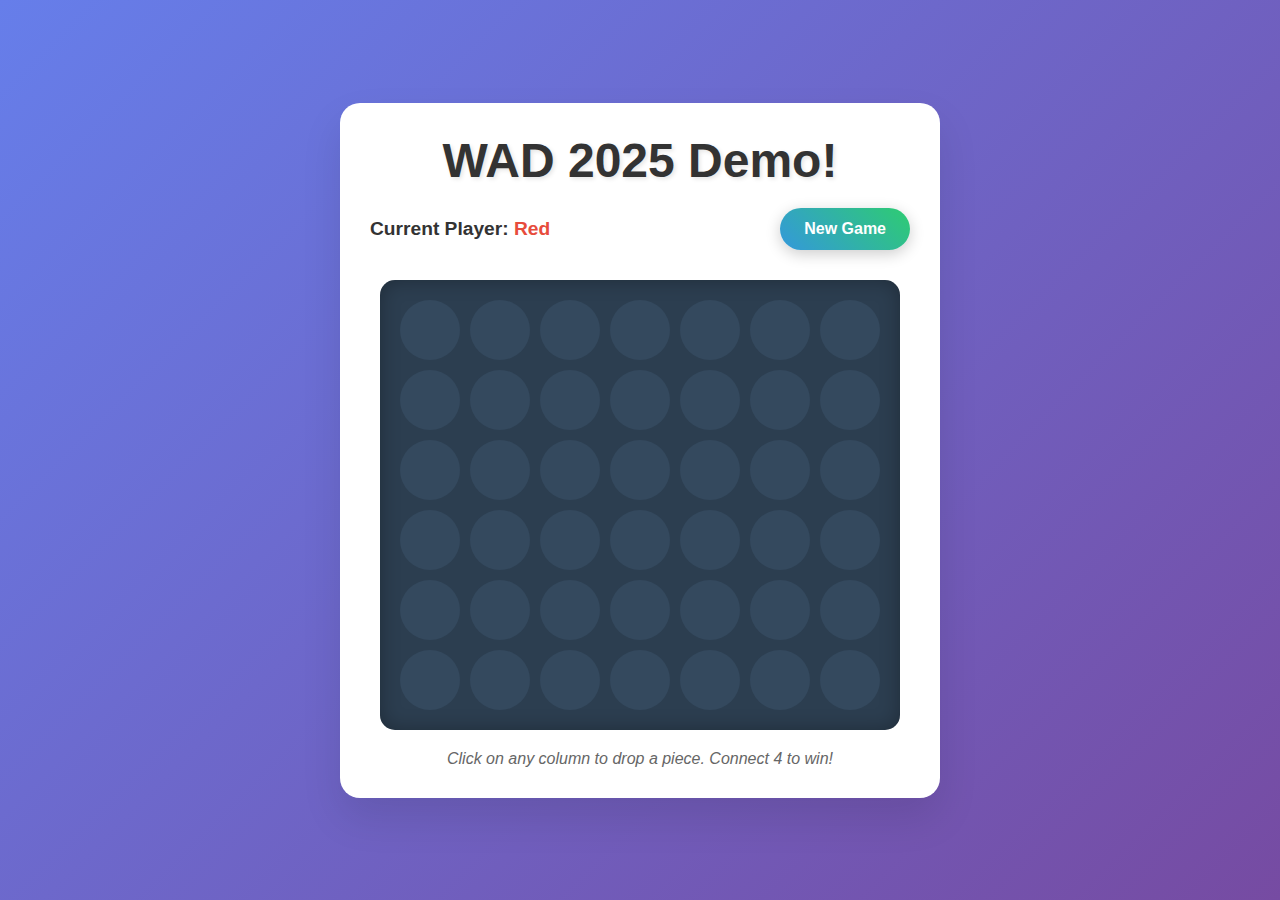
<file: index.html>
<!DOCTYPE html>
<html lang="en">
<head>
    <meta charset="UTF-8">
    <meta name="viewport" content="width=device-width, initial-scale=1.0">
    <title>WAD 2025 Demo!</title>
    <link rel="stylesheet" href="styles.css">
</head>
<body>
    <div class="container">
        <header>
            <h1>WAD 2025 Demo!</h1>
            <div class="game-info">
                <div class="current-player">
                    <span>Current Player: </span>
                    <span id="current-player-indicator" class="player-red">Red</span>
                </div>
                <button id="new-game-btn" class="new-game-btn">New Game</button>
            </div>
        </header>

        <main>
            <div class="game-board-container">
                <div id="game-board" class="game-board">
                    <!-- Game board will be generated by JavaScript -->
                </div>
            </div>
            
            <div id="game-status" class="game-status hidden">
                <div class="status-message" id="status-message"></div>
            </div>
        </main>

        <footer>
            <p>Click on any column to drop a piece. Connect 4 to win!</p>
        </footer>
    </div>

    <script src="connect4.js"></script>
</body>
</html>
</file>
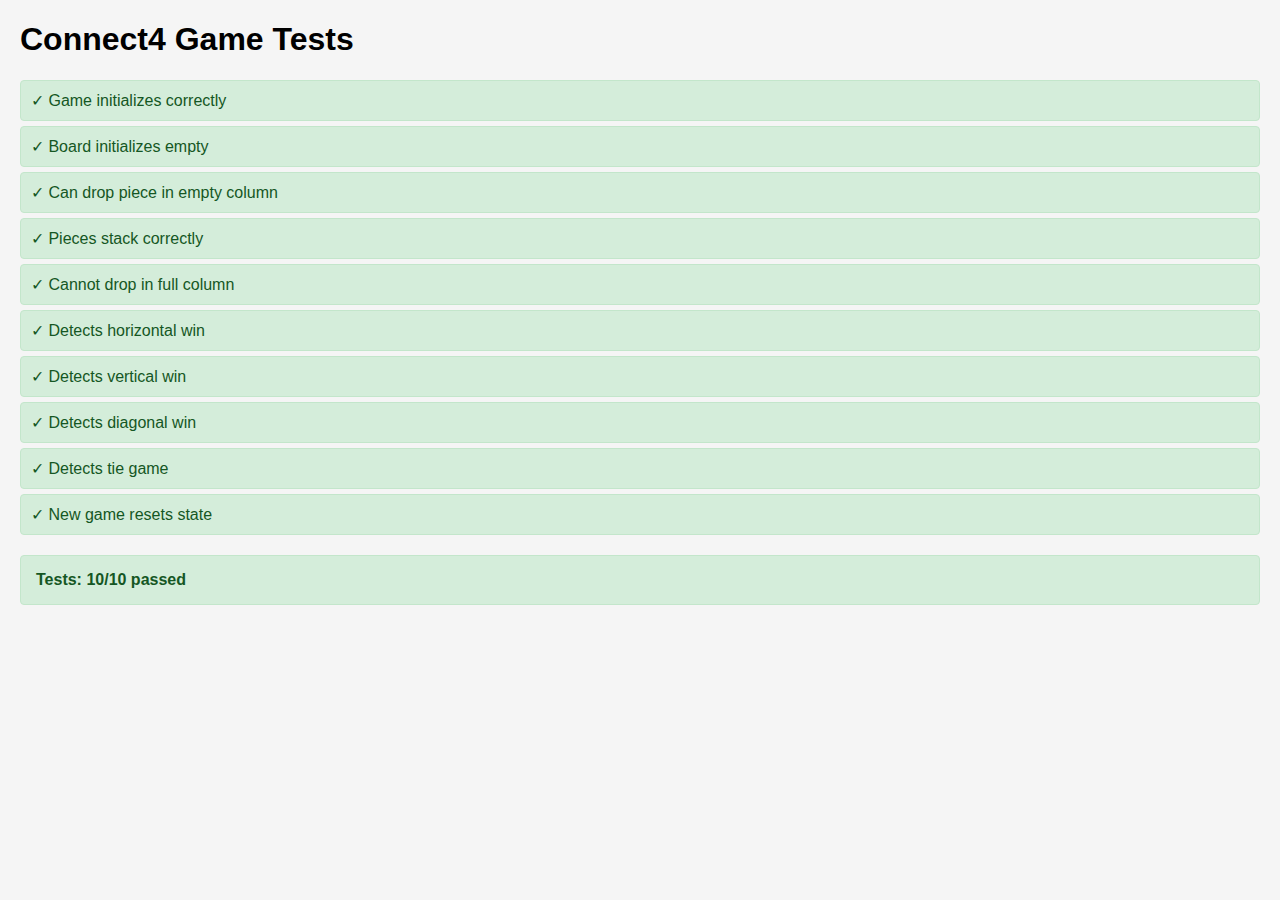
<file: tests.html>
<!DOCTYPE html>
<html lang="en">
<head>
    <meta charset="UTF-8">
    <meta name="viewport" content="width=device-width, initial-scale=1.0">
    <title>Connect4 Tests</title>
    <style>
        body {
            font-family: Arial, sans-serif;
            margin: 20px;
            background-color: #f5f5f5;
        }
        .test-container {
            background: white;
            padding: 20px;
            border-radius: 8px;
            box-shadow: 0 2px 4px rgba(0,0,0,0.1);
            margin-bottom: 20px;
        }
        .test-result {
            padding: 10px;
            margin: 5px 0;
            border-radius: 4px;
        }
        .pass {
            background-color: #d4edda;
            color: #155724;
            border: 1px solid #c3e6cb;
        }
        .fail {
            background-color: #f8d7da;
            color: #721c24;
            border: 1px solid #f5c6cb;
        }
        .test-summary {
            font-weight: bold;
            margin-top: 20px;
            padding: 15px;
            border-radius: 4px;
        }
    </style>
</head>
<body>
    <h1>Connect4 Game Tests</h1>
    <div id="test-results"></div>

    <script>
        // Mock DOM elements for testing
        const mockDocument = {
            getElementById: (id) => ({
                innerHTML: '',
                appendChild: () => {},
                classList: { add: () => {}, remove: () => {} },
                textContent: '',
                className: ''
            }),
            createElement: () => ({
                className: '',
                dataset: {},
                addEventListener: () => {},
                classList: { add: () => {}, remove: () => {} },
                appendChild: () => {},
                querySelector: () => null
            }),
            addEventListener: () => {},
            querySelectorAll: () => []
        };

        // Test framework
        class TestRunner {
            constructor() {
                this.tests = [];
                this.results = [];
            }

            test(name, fn) {
                this.tests.push({ name, fn });
            }

            async run() {
                const resultsDiv = document.getElementById('test-results');
                
                for (const test of this.tests) {
                    try {
                        await test.fn();
                        this.results.push({ name: test.name, passed: true });
                        const div = document.createElement('div');
                        div.className = 'test-result pass';
                        div.textContent = `✓ ${test.name}`;
                        resultsDiv.appendChild(div);
                    } catch (error) {
                        this.results.push({ name: test.name, passed: false, error: error.message });
                        const div = document.createElement('div');
                        div.className = 'test-result fail';
                        div.textContent = `✗ ${test.name}: ${error.message}`;
                        resultsDiv.appendChild(div);
                    }
                }

                this.showSummary(resultsDiv);
            }

            showSummary(container) {
                const passed = this.results.filter(r => r.passed).length;
                const total = this.results.length;
                const div = document.createElement('div');
                div.className = `test-summary ${passed === total ? 'pass' : 'fail'}`;
                div.textContent = `Tests: ${passed}/${total} passed`;
                container.appendChild(div);
            }

            assert(condition, message) {
                if (!condition) {
                    throw new Error(message || 'Assertion failed');
                }
            }

            assertEqual(actual, expected, message) {
                if (actual !== expected) {
                    throw new Error(message || `Expected ${expected}, got ${actual}`);
                }
            }

            assertArrayEqual(actual, expected, message) {
                if (JSON.stringify(actual) !== JSON.stringify(expected)) {
                    throw new Error(message || `Expected ${JSON.stringify(expected)}, got ${JSON.stringify(actual)}`);
                }
            }
        }

        // Connect4Game class with mocked DOM
        class Connect4Game {
            constructor(useMockDOM = false) {
                this.rows = 6;
                this.cols = 7;
                this.board = [];
                this.currentPlayer = 'red';
                this.gameOver = false;
                this.winningCells = [];
                
                this.initializeBoard();
                if (!useMockDOM) {
                    this.setupEventListeners();
                    this.renderBoard();
                }
            }

            initializeBoard() {
                this.board = [];
                for (let row = 0; row < this.rows; row++) {
                    this.board[row] = [];
                    for (let col = 0; col < this.cols; col++) {
                        this.board[row][col] = null;
                    }
                }
            }

            setupEventListeners() {
                // Mocked for testing
            }

            renderBoard() {
                // Mocked for testing
            }

            dropPiece(col) {
                if (this.gameOver) return false;

                // Find the lowest available row in this column
                let targetRow = -1;
                for (let row = this.rows - 1; row >= 0; row--) {
                    if (this.board[row][col] === null) {
                        targetRow = row;
                        break;
                    }
                }

                // Column is full
                if (targetRow === -1) return false;

                // Update board state
                this.board[targetRow][col] = this.currentPlayer;

                // Check for win
                if (this.checkWin(targetRow, col)) {
                    this.gameOver = true;
                    return 'win';
                }

                // Check for tie
                if (this.checkTie()) {
                    this.gameOver = true;
                    return 'tie';
                }

                // Switch players
                this.currentPlayer = this.currentPlayer === 'red' ? 'yellow' : 'red';
                return true;
            }

            checkWin(row, col) {
                const player = this.board[row][col];
                const directions = [
                    [0, 1],   // horizontal
                    [1, 0],   // vertical
                    [1, 1],   // diagonal /
                    [1, -1]   // diagonal \
                ];

                for (let [dRow, dCol] of directions) {
                    const cells = this.getConnectedCells(row, col, dRow, dCol, player);
                    if (cells.length >= 4) {
                        this.winningCells = cells;
                        return true;
                    }
                }
                return false;
            }

            getConnectedCells(row, col, dRow, dCol, player) {
                const cells = [[row, col]];

                // Check in positive direction
                let newRow = row + dRow;
                let newCol = col + dCol;
                while (this.isValidCell(newRow, newCol) && this.board[newRow][newCol] === player) {
                    cells.push([newRow, newCol]);
                    newRow += dRow;
                    newCol += dCol;
                }

                // Check in negative direction
                newRow = row - dRow;
                newCol = col - dCol;
                while (this.isValidCell(newRow, newCol) && this.board[newRow][newCol] === player) {
                    cells.unshift([newRow, newCol]);
                    newRow -= dRow;
                    newCol -= dCol;
                }

                return cells;
            }

            isValidCell(row, col) {
                return row >= 0 && row < this.rows && col >= 0 && col < this.cols;
            }

            checkTie() {
                for (let row = 0; row < this.rows; row++) {
                    for (let col = 0; col < this.cols; col++) {
                        if (this.board[row][col] === null) {
                            return false;
                        }
                    }
                }
                return true;
            }

            newGame() {
                this.gameOver = false;
                this.currentPlayer = 'red';
                this.winningCells = [];
                this.initializeBoard();
            }
        }

        // Run tests
        const runner = new TestRunner();

        runner.test('Game initializes correctly', () => {
            const game = new Connect4Game(true);
            runner.assertEqual(game.rows, 6, 'Should have 6 rows');
            runner.assertEqual(game.cols, 7, 'Should have 7 columns');
            runner.assertEqual(game.currentPlayer, 'red', 'Red player should start');
            runner.assertEqual(game.gameOver, false, 'Game should not be over initially');
        });

        runner.test('Board initializes empty', () => {
            const game = new Connect4Game(true);
            for (let row = 0; row < game.rows; row++) {
                for (let col = 0; col < game.cols; col++) {
                    runner.assertEqual(game.board[row][col], null, `Cell [${row}][${col}] should be empty`);
                }
            }
        });

        runner.test('Can drop piece in empty column', () => {
            const game = new Connect4Game(true);
            const result = game.dropPiece(0);
            runner.assertEqual(result, true, 'Should successfully drop piece');
            runner.assertEqual(game.board[5][0], 'red', 'Piece should be at bottom of column');
            runner.assertEqual(game.currentPlayer, 'yellow', 'Should switch to yellow player');
        });

        runner.test('Pieces stack correctly', () => {
            const game = new Connect4Game(true);
            game.dropPiece(0); // Red at [5][0]
            game.dropPiece(0); // Yellow at [4][0]
            runner.assertEqual(game.board[5][0], 'red', 'First piece should be red at bottom');
            runner.assertEqual(game.board[4][0], 'yellow', 'Second piece should be yellow above first');
        });

        runner.test('Cannot drop in full column', () => {
            const game = new Connect4Game(true);
            // Fill column 0
            for (let i = 0; i < 6; i++) {
                game.dropPiece(0);
            }
            const result = game.dropPiece(0);
            runner.assertEqual(result, false, 'Should not be able to drop in full column');
        });

        runner.test('Detects horizontal win', () => {
            const game = new Connect4Game(true);
            // Create horizontal win for red
            game.board[5][0] = 'red';
            game.board[5][1] = 'red';
            game.board[5][2] = 'red';
            game.currentPlayer = 'red';
            
            const result = game.dropPiece(3);
            runner.assertEqual(result, 'win', 'Should detect horizontal win');
            runner.assertEqual(game.gameOver, true, 'Game should be over');
        });

        runner.test('Detects vertical win', () => {
            const game = new Connect4Game(true);
            // Create vertical win for red
            game.board[5][0] = 'red';
            game.board[4][0] = 'red';
            game.board[3][0] = 'red';
            game.currentPlayer = 'red';
            
            const result = game.dropPiece(0);
            runner.assertEqual(result, 'win', 'Should detect vertical win');
            runner.assertEqual(game.gameOver, true, 'Game should be over');
        });

        runner.test('Detects diagonal win', () => {
            const game = new Connect4Game(true);
            // Create diagonal win for red - need to set up so the drop creates the win
            game.board[5][0] = 'red';
            game.board[4][1] = 'red';
            game.board[3][2] = 'red';
            // Set up column 3 so the piece will land at row 2
            game.board[5][3] = 'yellow';
            game.board[4][3] = 'yellow';
            game.board[3][3] = 'yellow';
            game.currentPlayer = 'red';
            
            const result = game.dropPiece(3);
            runner.assertEqual(result, 'win', 'Should detect diagonal win');
            runner.assertEqual(game.gameOver, true, 'Game should be over');
        });

        runner.test('Detects tie game', () => {
            const game = new Connect4Game(true);
            // Fill board without creating wins
            const pattern = ['red', 'yellow', 'red', 'yellow', 'red', 'yellow', 'red'];
            for (let row = 0; row < game.rows; row++) {
                for (let col = 0; col < game.cols; col++) {
                    game.board[row][col] = pattern[col];
                }
            }
            // Make last move
            game.board[0][6] = null;
            game.currentPlayer = 'yellow';
            
            const result = game.dropPiece(6);
            runner.assertEqual(result, 'tie', 'Should detect tie game');
            runner.assertEqual(game.gameOver, true, 'Game should be over');
        });

        runner.test('New game resets state', () => {
            const game = new Connect4Game(true);
            game.dropPiece(0);
            game.dropPiece(1);
            game.gameOver = true;
            
            game.newGame();
            
            runner.assertEqual(game.currentPlayer, 'red', 'Should reset to red player');
            runner.assertEqual(game.gameOver, false, 'Game should not be over');
            runner.assertEqual(game.board[5][0], null, 'Board should be empty');
        });

        // Run all tests
        document.addEventListener('DOMContentLoaded', () => {
            runner.run();
        });
    </script>
</body>
</html>
</file>
<file: styles.css>
/* Reset and base styles */
* {
    margin: 0;
    padding: 0;
    box-sizing: border-box;
}

body {
    font-family: 'Arial', sans-serif;
    background: linear-gradient(135deg, #667eea 0%, #764ba2 100%);
    min-height: 100vh;
    display: flex;
    justify-content: center;
    align-items: center;
    padding: 20px;
}

.container {
    background: white;
    border-radius: 20px;
    box-shadow: 0 20px 40px rgba(0, 0, 0, 0.1);
    padding: 30px;
    max-width: 600px;
    width: 100%;
}

/* Header styles */
header {
    text-align: center;
    margin-bottom: 30px;
}

h1 {
    color: #333;
    font-size: 3rem;
    margin-bottom: 20px;
    text-shadow: 2px 2px 4px rgba(0, 0, 0, 0.1);
}

.game-info {
    display: flex;
    justify-content: space-between;
    align-items: center;
    flex-wrap: wrap;
    gap: 20px;
}

.current-player {
    font-size: 1.2rem;
    font-weight: bold;
    color: #333;
}

.player-red {
    color: #e74c3c;
}

.player-yellow {
    color: #f39c12;
}

.new-game-btn {
    background: linear-gradient(45deg, #3498db, #2ecc71);
    color: white;
    border: none;
    padding: 12px 24px;
    border-radius: 25px;
    font-size: 1rem;
    font-weight: bold;
    cursor: pointer;
    transition: all 0.3s ease;
    box-shadow: 0 4px 15px rgba(0, 0, 0, 0.2);
}

.new-game-btn:hover {
    transform: translateY(-2px);
    box-shadow: 0 6px 20px rgba(0, 0, 0, 0.3);
}

.new-game-btn:active {
    transform: translateY(0);
}

/* Game board styles */
.game-board-container {
    display: flex;
    justify-content: center;
    margin-bottom: 20px;
}

.game-board {
    background: #2c3e50;
    border-radius: 15px;
    padding: 20px;
    display: grid;
    grid-template-columns: repeat(7, 1fr);
    grid-template-rows: repeat(6, 1fr);
    gap: 10px;
    box-shadow: inset 0 0 20px rgba(0, 0, 0, 0.3);
    position: relative;
}

.cell {
    width: 60px;
    height: 60px;
    background: #34495e;
    border-radius: 50%;
    display: flex;
    align-items: center;
    justify-content: center;
    cursor: pointer;
    transition: all 0.3s ease;
    position: relative;
    overflow: hidden;
}

.cell:hover {
    background: #4a6741;
    transform: scale(1.05);
}

.cell.disabled {
    cursor: not-allowed;
}

.cell.disabled:hover {
    background: #34495e;
    transform: none;
}

/* Game pieces */
.piece {
    width: 50px;
    height: 50px;
    border-radius: 50%;
    position: absolute;
    top: 5px;
    left: 5px;
    box-shadow: 0 2px 10px rgba(0, 0, 0, 0.3);
    animation: drop 0.6s cubic-bezier(0.25, 0.46, 0.45, 0.94);
}

.piece.red {
    background: radial-gradient(circle at 30% 30%, #ff6b6b, #e74c3c);
    border: 2px solid #c0392b;
}

.piece.yellow {
    background: radial-gradient(circle at 30% 30%, #ffd93d, #f39c12);
    border: 2px solid #d68910;
}

.piece.winning {
    animation: pulse 1s infinite;
}

/* Animations */
@keyframes drop {
    0% {
        transform: translateY(-400px) scale(0.8);
        opacity: 0.8;
    }
    50% {
        transform: translateY(10px) scale(1.1);
    }
    100% {
        transform: translateY(0) scale(1);
        opacity: 1;
    }
}

@keyframes pulse {
    0%, 100% {
        transform: scale(1);
        box-shadow: 0 2px 10px rgba(0, 0, 0, 0.3);
    }
    50% {
        transform: scale(1.1);
        box-shadow: 0 4px 20px rgba(255, 255, 255, 0.5);
    }
}

/* Game status */
.game-status {
    text-align: center;
    margin-bottom: 20px;
}

.game-status.hidden {
    display: none;
}

.status-message {
    font-size: 1.5rem;
    font-weight: bold;
    padding: 15px 30px;
    border-radius: 25px;
    background: linear-gradient(45deg, #ff6b6b, #feca57);
    color: white;
    text-shadow: 1px 1px 2px rgba(0, 0, 0, 0.3);
    animation: slideIn 0.5s ease-out;
}

@keyframes slideIn {
    from {
        opacity: 0;
        transform: translateY(-20px);
    }
    to {
        opacity: 1;
        transform: translateY(0);
    }
}

/* Footer */
footer {
    text-align: center;
    color: #666;
    font-style: italic;
    margin-top: 20px;
}

/* Responsive design */
@media (max-width: 768px) {
    .container {
        padding: 20px;
        margin: 10px;
    }
    
    h1 {
        font-size: 2rem;
    }
    
    .game-info {
        justify-content: center;
        text-align: center;
    }
    
    .cell, .piece {
        width: 45px;
        height: 45px;
    }
    
    .piece {
        width: 35px;
        height: 35px;
        top: 5px;
        left: 5px;
    }
}

@media (max-width: 480px) {
    .cell, .piece {
        width: 35px;
        height: 35px;
    }
    
    .piece {
        width: 25px;
        height: 25px;
        top: 5px;
        left: 5px;
    }
    
    .game-board {
        gap: 5px;
        padding: 15px;
    }
}
</file>
